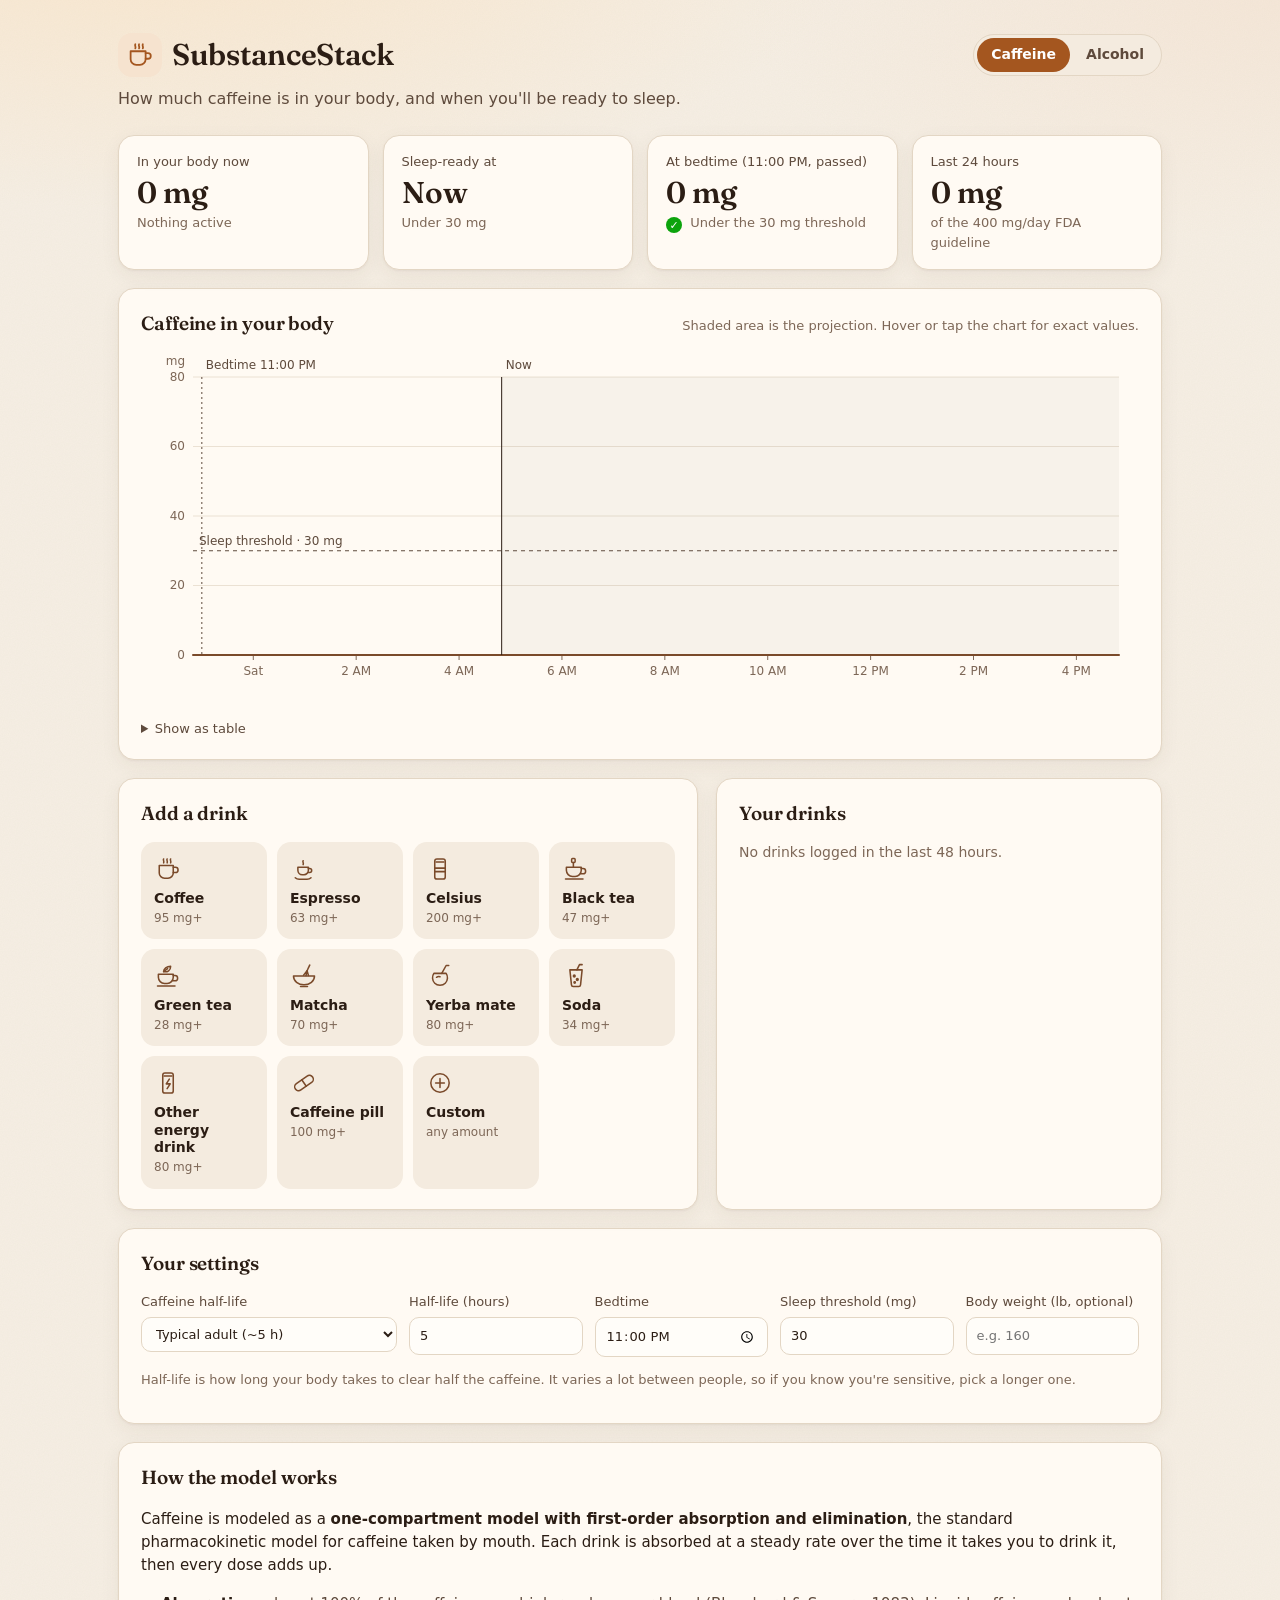
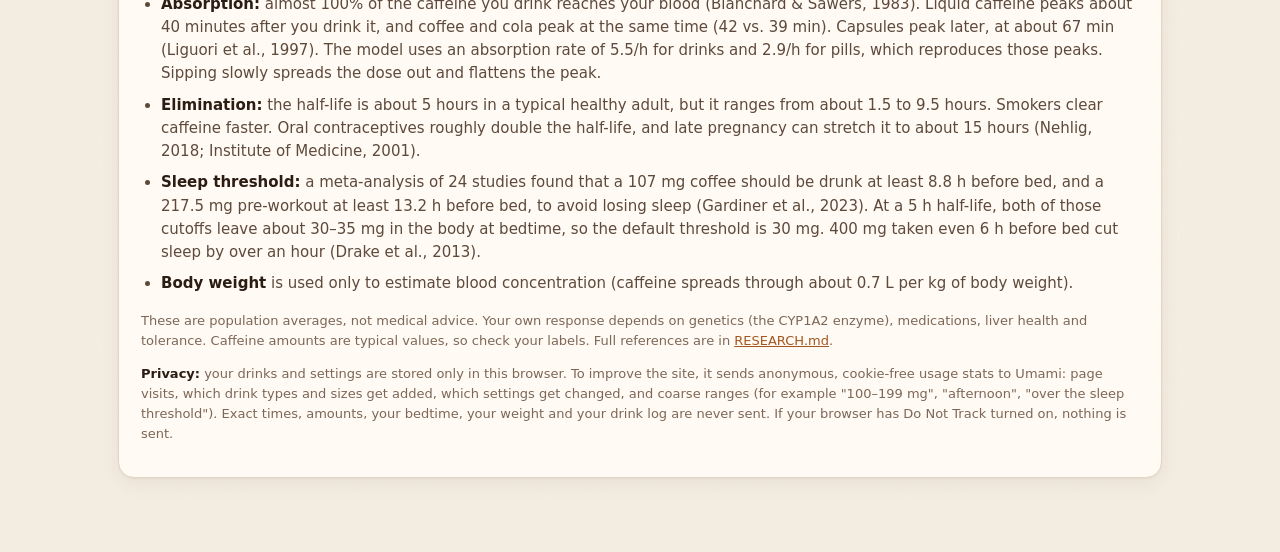
<file: index.html>
<!doctype html>
<html lang="en">
<head>
  <meta charset="utf-8">
  <meta name="viewport" content="width=device-width, initial-scale=1, viewport-fit=cover">
  <title>SubstanceStack · Caffeine tracker</title>
  <meta name="description" content="Track the caffeine in your body over time and see when you'll be ready for sleep.">
  <meta name="color-scheme" content="light">
  <meta name="theme-color" content="#f6efe4">
  <link rel="manifest" href="manifest.webmanifest">
  <link rel="icon" href="icons/icon.svg" type="image/svg+xml">
  <link rel="icon" href="icons/favicon-32.png" sizes="32x32" type="image/png">
  <link rel="apple-touch-icon" href="icons/apple-touch-icon.png">
  <meta name="apple-mobile-web-app-capable" content="yes">
  <meta name="mobile-web-app-capable" content="yes">
  <meta name="apple-mobile-web-app-title" content="SubstanceStack">
  <meta name="apple-mobile-web-app-status-bar-style" content="default">
  <link rel="preconnect" href="https://fonts.googleapis.com">
  <link rel="preconnect" href="https://fonts.gstatic.com" crossorigin>
  <link rel="stylesheet" href="https://fonts.googleapis.com/css2?family=Fraunces:opsz,wght@9..144,500;9..144,600;9..144,700&display=swap">
  <link rel="stylesheet" href="css/styles.css">
</head>
<body>
  <div class="app viz-root">
    <header class="header" data-tab="today">
      <div class="header-row">
        <div class="brand">
          <span class="brand-mark" aria-hidden="true">
            <svg viewBox="0 0 32 32" width="30" height="30" fill="none" stroke="currentColor" stroke-width="1.9" stroke-linecap="round" stroke-linejoin="round"><path d="M6 12h16v8.5a6 6 0 0 1-6 6h-4a6 6 0 0 1-6-6z"/><path d="M22 14h2.5a3 3 0 0 1 0 6H22"/><path d="M11 4.5c-1 1.5 1 2.5 0 4.5M15 4.5c-1 1.5 1 2.5 0 4.5M19 4.5c-1 1.5 1 2.5 0 4.5"/></svg>
          </span>
          <h1>SubstanceStack</h1>
        </div>
        <nav class="mode-switch" aria-label="Tracker">
          <a href="index.html" aria-current="page">Caffeine</a>
          <a href="alcohol.html">Alcohol</a>
        </nav>
      </div>
      <p class="tagline">How much caffeine is in your body, and when you'll be ready to sleep.</p>
    </header>

    <div class="install-banner" id="install-banner" data-tab="today" hidden>
      <span class="install-icon" aria-hidden="true"><img src="icons/icon-192.png" alt="" width="36" height="36"></span>
      <div class="install-text"><strong>Install SubstanceStack</strong><span id="install-how">Add it to your home screen for one-tap logging.</span></div>
      <button type="button" class="btn-primary btn-small" id="install-btn" hidden>Install</button>
      <button type="button" class="btn-icon" id="install-dismiss" aria-label="Dismiss">✕</button>
    </div>

    <section class="stats" aria-label="Summary" data-tab="today">
      <div class="stat">
        <div class="stat-label">In your body now</div>
        <div class="stat-value" id="stat-now">0 mg</div>
        <div class="stat-sub" id="stat-now-sub">&nbsp;</div>
      </div>
      <div class="stat">
        <div class="stat-label">Sleep-ready at</div>
        <div class="stat-value" id="stat-ready">Now</div>
        <div class="stat-sub" id="stat-ready-sub">&nbsp;</div>
      </div>
      <div class="stat">
        <div class="stat-label" id="stat-bed-label">At bedtime</div>
        <div class="stat-value" id="stat-bed">0 mg</div>
        <div class="stat-sub" id="stat-bed-sub">&nbsp;</div>
      </div>
      <div class="stat">
        <div class="stat-label">Last 24 hours</div>
        <div class="stat-value" id="stat-total">0 mg</div>
        <div class="stat-sub" id="stat-total-sub">of 400 mg/day FDA guideline</div>
      </div>
    </section>

    <section class="card chart-card" data-tab="today">
      <div class="card-head">
        <h2>Caffeine in your body</h2>
        <span class="hint">Shaded area is the projection. Hover or tap the chart for exact values.</span>
      </div>
      <div class="chart-wrap">
        <div id="chart" class="chart"></div>
        <div id="tooltip" class="tooltip" role="status" hidden></div>
      </div>
      <details class="table-view">
        <summary>Show as table</summary>
        <div id="table" class="table-scroll"></div>
      </details>
    </section>

    <div class="columns">
      <section class="card add-card" id="add-card" aria-labelledby="add-title">
        <div class="sheet-head">
          <span class="sheet-grabber" aria-hidden="true"></span>
          <h2 id="add-title">Add a drink</h2>
          <button type="button" class="btn-icon sheet-close" id="sheet-close" aria-label="Close">✕</button>
        </div>
        <div class="drink-grid" id="drink-grid" role="group" aria-label="Choose a drink"></div>

        <form id="drink-form" class="drink-form" hidden>
          <div class="form-row">
            <label>Size
              <select id="f-size"></select>
            </label>
            <label>Caffeine (mg)
              <input id="f-mg" type="number" min="1" max="1500" step="1" required>
            </label>
          </div>
          <div class="form-row">
            <label>Started drinking
              <input id="f-time" type="datetime-local" required>
            </label>
            <label>Took me (minutes)
              <input id="f-dur" type="number" min="0" max="240" step="1" required>
            </label>
          </div>
          <div class="form-row form-actions">
            <button type="button" class="btn-secondary" id="f-now">Set to now</button>
            <button type="submit" class="btn-primary" id="f-add">Add drink</button>
          </div>
          <p class="last-call" id="last-call"></p>
        </form>
      </section>

      <section class="card" data-tab="log">
        <div class="card-head">
          <h2>Your drinks</h2>
          <button type="button" class="btn-link" id="clear-log" hidden>Clear all</button>
        </div>
        <ul class="log" id="log"></ul>
        <p class="empty" id="log-empty">No drinks logged in the last 48 hours.</p>
      </section>
    </div>

    <section class="card" data-tab="settings">
      <h2>Your settings</h2>
      <div class="settings">
        <label>Caffeine half-life
          <select id="s-preset"></select>
        </label>
        <label>Half-life (hours)
          <input id="s-half" type="number" min="1.5" max="24" step="0.5">
        </label>
        <label>Bedtime
          <input id="s-bed" type="time">
        </label>
        <label>Sleep threshold (mg)
          <input id="s-thr" type="number" min="5" max="300" step="5">
        </label>
        <label>Body weight (lb, optional)
          <input id="s-weight" type="number" min="60" max="600" step="1" placeholder="e.g. 160">
        </label>
      </div>
      <p class="hint">Half-life is how long your body takes to clear half the caffeine. It varies a lot between people, so if you know you're sensitive, pick a longer one.</p>
    </section>

    <section class="card research" data-tab="settings">
      <h2>How the model works</h2>
      <p>Caffeine is modeled as a <strong>one-compartment model with first-order absorption and elimination</strong>, the standard pharmacokinetic model for caffeine taken by mouth. Each drink is absorbed at a steady rate over the time it takes you to drink it, then every dose adds up.</p>
      <ul>
        <li><strong>Absorption:</strong> almost 100% of the caffeine you drink reaches your blood (Blanchard &amp; Sawers, 1983). Liquid caffeine peaks about 40 minutes after you drink it, and coffee and cola peak at the same time (42 vs. 39 min). Capsules peak later, at about 67 min (Liguori et al., 1997). The model uses an absorption rate of 5.5/h for drinks and 2.9/h for pills, which reproduces those peaks. Sipping slowly spreads the dose out and flattens the peak.</li>
        <li><strong>Elimination:</strong> the half-life is about 5 hours in a typical healthy adult, but it ranges from about 1.5 to 9.5 hours. Smokers clear caffeine faster. Oral contraceptives roughly double the half-life, and late pregnancy can stretch it to about 15 hours (Nehlig, 2018; Institute of Medicine, 2001).</li>
        <li><strong>Sleep threshold:</strong> a meta-analysis of 24 studies found that a 107 mg coffee should be drunk at least 8.8 h before bed, and a 217.5 mg pre-workout at least 13.2 h before bed, to avoid losing sleep (Gardiner et al., 2023). At a 5 h half-life, both of those cutoffs leave about 30–35 mg in the body at bedtime, so the default threshold is 30 mg. 400 mg taken even 6 h before bed cut sleep by over an hour (Drake et al., 2013).</li>
        <li><strong>Body weight</strong> is used only to estimate blood concentration (caffeine spreads through about 0.7 L per kg of body weight).</li>
      </ul>
      <p class="hint">These are population averages, not medical advice. Your own response depends on genetics (the CYP1A2 enzyme), medications, liver health and tolerance. Caffeine amounts are typical values, so check your labels. Full references are in <a href="RESEARCH.md">RESEARCH.md</a>.</p>
      <p class="hint"><strong>Privacy:</strong> your drinks and settings are stored only in this browser. To improve the site, it sends anonymous, cookie-free usage stats to Umami: page visits, which drink types and sizes get added, which settings get changed, and coarse ranges (for example "100–199 mg", "afternoon", "over the sleep threshold"). Exact times, amounts, your bedtime, your weight and your drink log are never sent. If your browser has Do Not Track turned on, nothing is sent.</p>
    </section>
  </div>

  <!-- Phone-only: sheet backdrop, toast, and bottom tab bar -->
  <div class="sheet-backdrop" id="sheet-backdrop" hidden></div>
  <div class="toast" id="toast" role="status" aria-live="polite" hidden></div>
  <button type="button" class="fab" id="tab-add">
    <svg viewBox="0 0 24 24" width="22" height="22" fill="none" stroke="currentColor" stroke-width="2.4" stroke-linecap="round" aria-hidden="true"><path d="M12 5v14M5 12h14"/></svg>
    <span>Add drink</span>
  </button>
  <nav class="tabbar" aria-label="Sections">
    <button type="button" class="tab" data-go="today" aria-current="page">
      <svg viewBox="0 0 24 24" width="24" height="24" fill="none" stroke="currentColor" stroke-width="1.8" stroke-linecap="round" stroke-linejoin="round" aria-hidden="true"><path d="M3 19h18"/><path d="M4 16c2.5-7 4.5-9 6.5-9s3 4 5 4 3-2 4.5-4"/></svg>
      <span>Today</span>
    </button>
    <button type="button" class="tab" data-go="log">
      <svg viewBox="0 0 24 24" width="24" height="24" fill="none" stroke="currentColor" stroke-width="1.8" stroke-linecap="round" stroke-linejoin="round" aria-hidden="true"><path d="M8 6h12M8 12h12M8 18h12"/><circle cx="4" cy="6" r="1"/><circle cx="4" cy="12" r="1"/><circle cx="4" cy="18" r="1"/></svg>
      <span>Drinks</span>
    </button>
    <button type="button" class="tab" data-go="settings">
      <svg viewBox="0 0 24 24" width="24" height="24" fill="none" stroke="currentColor" stroke-width="1.8" stroke-linecap="round" stroke-linejoin="round" aria-hidden="true"><path d="M4 7h10M18 7h2M4 17h4M12 17h8"/><circle cx="16" cy="7" r="2"/><circle cx="10" cy="17" r="2"/></svg>
      <span>Settings</span>
    </button>
  </nav>

  <script src="js/analytics.js"></script>
  <script src="js/drinks.js"></script>
  <script src="js/model.js"></script>
  <script src="js/chart.js"></script>
  <script src="js/icons.js"></script>
  <script src="js/shell.js"></script>
  <script src="js/app.js"></script>
</body>
</html>
</file>
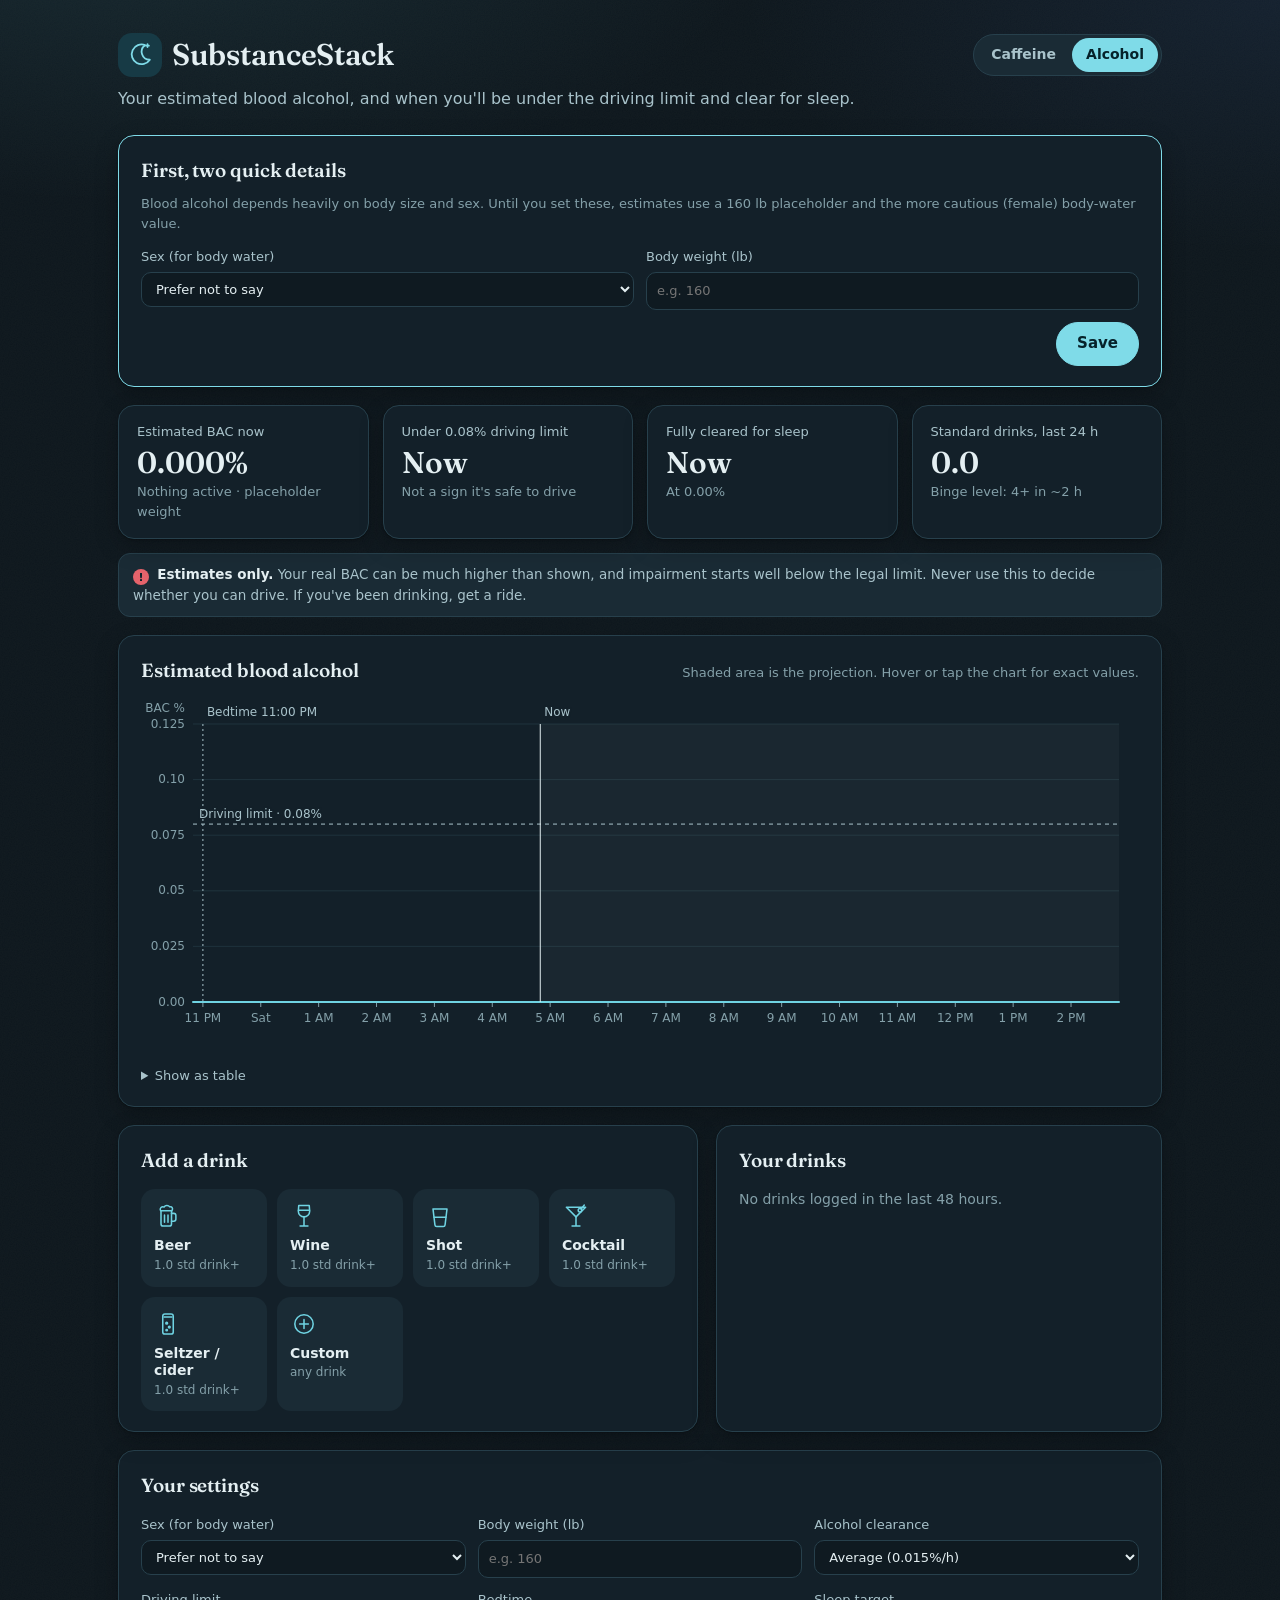
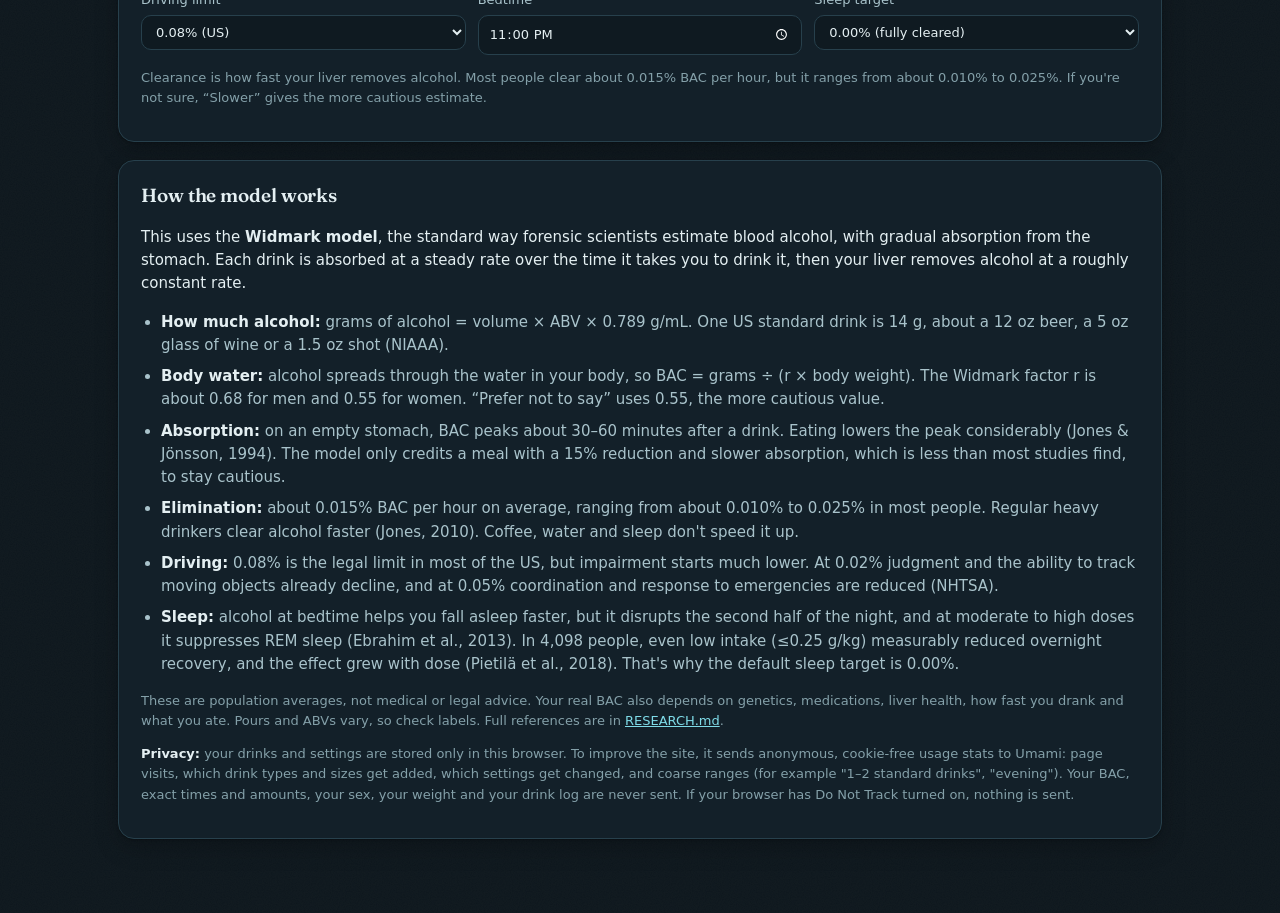
<file: alcohol.html>
<!doctype html>
<html lang="en">
<head>
  <meta charset="utf-8">
  <meta name="viewport" content="width=device-width, initial-scale=1, viewport-fit=cover">
  <title>SubstanceStack · Alcohol tracker</title>
  <meta name="description" content="Estimate your blood alcohol over time and see when you'll be under the driving limit and clear for sleep.">
  <meta name="color-scheme" content="dark">
  <meta name="theme-color" content="#0d161c">
  <link rel="manifest" href="manifest.webmanifest">
  <link rel="icon" href="icons/icon.svg" type="image/svg+xml">
  <link rel="icon" href="icons/favicon-32.png" sizes="32x32" type="image/png">
  <link rel="apple-touch-icon" href="icons/apple-touch-icon.png">
  <meta name="apple-mobile-web-app-capable" content="yes">
  <meta name="mobile-web-app-capable" content="yes">
  <meta name="apple-mobile-web-app-title" content="SubstanceStack">
  <meta name="apple-mobile-web-app-status-bar-style" content="black-translucent">
  <link rel="preconnect" href="https://fonts.googleapis.com">
  <link rel="preconnect" href="https://fonts.gstatic.com" crossorigin>
  <link rel="stylesheet" href="https://fonts.googleapis.com/css2?family=Fraunces:opsz,wght@9..144,500;9..144,600;9..144,700&display=swap">
  <link rel="stylesheet" href="css/styles.css">
</head>
<body class="theme-night">
  <div class="app viz-root">
    <header class="header" data-tab="today">
      <div class="header-row">
        <div class="brand">
          <span class="brand-mark" aria-hidden="true">
            <svg viewBox="0 0 32 32" width="30" height="30" fill="none" stroke="currentColor" stroke-width="1.9" stroke-linecap="round" stroke-linejoin="round"><path d="M21.5 5.5a10.5 10.5 0 1 0 5 15.5A8.5 8.5 0 0 1 21.5 5.5z"/><path d="M24 4.5v3M22.5 6h3"/></svg>
          </span>
          <h1>SubstanceStack</h1>
        </div>
        <nav class="mode-switch" aria-label="Tracker">
          <a href="index.html">Caffeine</a>
          <a href="alcohol.html" aria-current="page">Alcohol</a>
        </nav>
      </div>
      <p class="tagline">Your estimated blood alcohol, and when you'll be under the driving limit and clear for sleep.</p>
    </header>

    <div class="install-banner" id="install-banner" data-tab="today" hidden>
      <span class="install-icon" aria-hidden="true"><img src="icons/icon-192.png" alt="" width="36" height="36"></span>
      <div class="install-text"><strong>Install SubstanceStack</strong><span id="install-how">Add it to your home screen for one-tap logging.</span></div>
      <button type="button" class="btn-primary btn-small" id="install-btn" hidden>Install</button>
      <button type="button" class="btn-icon" id="install-dismiss" aria-label="Dismiss">✕</button>
    </div>

    <section class="card setup-card" id="setup-card" data-tab="today" hidden>
      <h2>First, two quick details</h2>
      <p class="hint">Blood alcohol depends heavily on body size and sex. Until you set these, estimates use a 160 lb placeholder and the more cautious (female) body-water value.</p>
      <div class="form-row">
        <label>Sex (for body water)
          <select id="setup-sex">
            <option value="unspecified">Prefer not to say</option>
            <option value="male">Male</option>
            <option value="female">Female</option>
          </select>
        </label>
        <label>Body weight (lb)
          <input id="setup-weight" type="number" min="60" max="600" step="1" placeholder="e.g. 160" inputmode="numeric">
        </label>
      </div>
      <div class="form-actions"><button type="button" class="btn-primary" id="setup-save">Save</button></div>
    </section>

    <section class="stats" aria-label="Summary" data-tab="today">
      <div class="stat">
        <div class="stat-label">Estimated BAC now</div>
        <div class="stat-value" id="stat-now">0.000%</div>
        <div class="stat-sub" id="stat-now-sub">&nbsp;</div>
      </div>
      <div class="stat">
        <div class="stat-label" id="stat-drive-label">Under 0.08 driving limit</div>
        <div class="stat-value" id="stat-drive">Now</div>
        <div class="stat-sub" id="stat-drive-sub">&nbsp;</div>
      </div>
      <div class="stat">
        <div class="stat-label" id="stat-sleep-label">Clear for sleep</div>
        <div class="stat-value" id="stat-sleep">Now</div>
        <div class="stat-sub" id="stat-sleep-sub">&nbsp;</div>
      </div>
      <div class="stat">
        <div class="stat-label">Standard drinks, last 24 h</div>
        <div class="stat-value" id="stat-total">0</div>
        <div class="stat-sub" id="stat-total-sub">&nbsp;</div>
      </div>
    </section>

    <p class="safety-note" data-tab="today"><span class="status-icon warn" aria-hidden="true">!</span> <strong>Estimates only.</strong> Your real BAC can be much higher than shown, and impairment starts well below the legal limit. Never use this to decide whether you can drive. If you've been drinking, get a ride.</p>

    <section class="card chart-card" data-tab="today">
      <div class="card-head">
        <h2>Estimated blood alcohol</h2>
        <span class="hint">Shaded area is the projection. Hover or tap the chart for exact values.</span>
      </div>
      <div class="chart-wrap">
        <div id="chart" class="chart"></div>
        <div id="tooltip" class="tooltip" role="status" hidden></div>
      </div>
      <details class="table-view">
        <summary>Show as table</summary>
        <div id="table" class="table-scroll"></div>
      </details>
    </section>

    <div class="columns">
      <section class="card add-card" id="add-card" aria-labelledby="add-title">
        <div class="sheet-head">
          <span class="sheet-grabber" aria-hidden="true"></span>
          <h2 id="add-title">Add a drink</h2>
          <button type="button" class="btn-icon sheet-close" id="sheet-close" aria-label="Close">✕</button>
        </div>
        <div class="drink-grid" id="drink-grid" role="group" aria-label="Choose a drink"></div>

        <form id="drink-form" class="drink-form" hidden>
          <div class="form-row">
            <label>Size
              <select id="f-size"></select>
            </label>
            <label>Volume (oz)
              <input id="f-oz" type="number" min="0.1" max="100" step="0.1" required inputmode="decimal">
            </label>
          </div>
          <div class="form-row">
            <label>Strength (% ABV)
              <input id="f-abv" type="number" min="0.1" max="95" step="0.1" required inputmode="decimal">
            </label>
            <label>Took me (minutes)
              <input id="f-dur" type="number" min="0" max="480" step="1" required>
            </label>
          </div>
          <div class="form-row">
            <label>Started drinking
              <input id="f-time" type="datetime-local" required>
            </label>
            <label class="check">
              <input id="f-food" type="checkbox">
              <span>Had a meal with it</span>
            </label>
          </div>
          <p class="drink-summary" id="f-summary"></p>
          <div class="form-row form-actions">
            <button type="button" class="btn-secondary" id="f-now">Set to now</button>
            <button type="submit" class="btn-primary" id="f-add">Add drink</button>
          </div>
          <p class="last-call" id="last-call"></p>
        </form>
      </section>

      <section class="card" data-tab="log">
        <div class="card-head">
          <h2>Your drinks</h2>
          <button type="button" class="btn-link" id="clear-log" hidden>Clear all</button>
        </div>
        <ul class="log" id="log"></ul>
        <p class="empty" id="log-empty">No drinks logged in the last 48 hours.</p>
      </section>
    </div>

    <section class="card" data-tab="settings">
      <h2>Your settings</h2>
      <div class="settings settings-6">
        <label>Sex (for body water)
          <select id="s-sex">
            <option value="unspecified">Prefer not to say</option>
            <option value="male">Male</option>
            <option value="female">Female</option>
          </select>
        </label>
        <label>Body weight (lb)
          <input id="s-weight" type="number" min="60" max="600" step="1" placeholder="e.g. 160">
        </label>
        <label>Alcohol clearance
          <select id="s-elim"></select>
        </label>
        <label>Driving limit
          <select id="s-limit">
            <option value="0.08">0.08% (US)</option>
            <option value="0.05">0.05% (Utah, most of Europe, Australia)</option>
            <option value="0.04">0.04% (US commercial drivers)</option>
            <option value="0.02">0.02% (under 21 in many states)</option>
          </select>
        </label>
        <label>Bedtime
          <input id="s-bed" type="time">
        </label>
        <label>Sleep target
          <select id="s-sleep">
            <option value="0">0.00% (fully cleared)</option>
            <option value="0.02">0.02% (nearly cleared)</option>
          </select>
        </label>
      </div>
      <p class="hint">Clearance is how fast your liver removes alcohol. Most people clear about 0.015% BAC per hour, but it ranges from about 0.010% to 0.025%. If you're not sure, “Slower” gives the more cautious estimate.</p>
    </section>

    <section class="card research" data-tab="settings">
      <h2>How the model works</h2>
      <p>This uses the <strong>Widmark model</strong>, the standard way forensic scientists estimate blood alcohol, with gradual absorption from the stomach. Each drink is absorbed at a steady rate over the time it takes you to drink it, then your liver removes alcohol at a roughly constant rate.</p>
      <ul>
        <li><strong>How much alcohol:</strong> grams of alcohol = volume × ABV × 0.789 g/mL. One US standard drink is 14 g, about a 12 oz beer, a 5 oz glass of wine or a 1.5 oz shot (NIAAA).</li>
        <li><strong>Body water:</strong> alcohol spreads through the water in your body, so BAC = grams ÷ (r × body weight). The Widmark factor r is about 0.68 for men and 0.55 for women. “Prefer not to say” uses 0.55, the more cautious value.</li>
        <li><strong>Absorption:</strong> on an empty stomach, BAC peaks about 30–60 minutes after a drink. Eating lowers the peak considerably (Jones &amp; Jönsson, 1994). The model only credits a meal with a 15% reduction and slower absorption, which is less than most studies find, to stay cautious.</li>
        <li><strong>Elimination:</strong> about 0.015% BAC per hour on average, ranging from about 0.010% to 0.025% in most people. Regular heavy drinkers clear alcohol faster (Jones, 2010). Coffee, water and sleep don't speed it up.</li>
        <li><strong>Driving:</strong> 0.08% is the legal limit in most of the US, but impairment starts much lower. At 0.02% judgment and the ability to track moving objects already decline, and at 0.05% coordination and response to emergencies are reduced (NHTSA).</li>
        <li><strong>Sleep:</strong> alcohol at bedtime helps you fall asleep faster, but it disrupts the second half of the night, and at moderate to high doses it suppresses REM sleep (Ebrahim et al., 2013). In 4,098 people, even low intake (≤0.25 g/kg) measurably reduced overnight recovery, and the effect grew with dose (Pietilä et al., 2018). That's why the default sleep target is 0.00%.</li>
      </ul>
      <p class="hint">These are population averages, not medical or legal advice. Your real BAC also depends on genetics, medications, liver health, how fast you drank and what you ate. Pours and ABVs vary, so check labels. Full references are in <a href="RESEARCH.md">RESEARCH.md</a>.</p>
      <p class="hint"><strong>Privacy:</strong> your drinks and settings are stored only in this browser. To improve the site, it sends anonymous, cookie-free usage stats to Umami: page visits, which drink types and sizes get added, which settings get changed, and coarse ranges (for example "1–2 standard drinks", "evening"). Your BAC, exact times and amounts, your sex, your weight and your drink log are never sent. If your browser has Do Not Track turned on, nothing is sent.</p>
    </section>
  </div>

  <!-- Phone-only: sheet backdrop, toast, and bottom tab bar -->
  <div class="sheet-backdrop" id="sheet-backdrop" hidden></div>
  <div class="toast" id="toast" role="status" aria-live="polite" hidden></div>
  <button type="button" class="fab" id="tab-add">
    <svg viewBox="0 0 24 24" width="22" height="22" fill="none" stroke="currentColor" stroke-width="2.4" stroke-linecap="round" aria-hidden="true"><path d="M12 5v14M5 12h14"/></svg>
    <span>Add drink</span>
  </button>
  <nav class="tabbar" aria-label="Sections">
    <button type="button" class="tab" data-go="today" aria-current="page">
      <svg viewBox="0 0 24 24" width="24" height="24" fill="none" stroke="currentColor" stroke-width="1.8" stroke-linecap="round" stroke-linejoin="round" aria-hidden="true"><path d="M3 19h18"/><path d="M4 16c2.5-7 4.5-9 6.5-9s3 4 5 4 3-2 4.5-4"/></svg>
      <span>Tonight</span>
    </button>
    <button type="button" class="tab" data-go="log">
      <svg viewBox="0 0 24 24" width="24" height="24" fill="none" stroke="currentColor" stroke-width="1.8" stroke-linecap="round" stroke-linejoin="round" aria-hidden="true"><path d="M8 6h12M8 12h12M8 18h12"/><circle cx="4" cy="6" r="1"/><circle cx="4" cy="12" r="1"/><circle cx="4" cy="18" r="1"/></svg>
      <span>Drinks</span>
    </button>
    <button type="button" class="tab" data-go="settings">
      <svg viewBox="0 0 24 24" width="24" height="24" fill="none" stroke="currentColor" stroke-width="1.8" stroke-linecap="round" stroke-linejoin="round" aria-hidden="true"><path d="M4 7h10M18 7h2M4 17h4M12 17h8"/><circle cx="16" cy="7" r="2"/><circle cx="10" cy="17" r="2"/></svg>
      <span>Settings</span>
    </button>
  </nav>

  <script src="js/analytics.js"></script>
  <script src="js/alcohol-drinks.js"></script>
  <script src="js/alcohol-model.js"></script>
  <script src="js/chart.js"></script>
  <script src="js/icons.js"></script>
  <script src="js/shell.js"></script>
  <script src="js/alcohol-app.js"></script>
</body>
</html>
</file>
<file: css/styles.css>
/* "Morning coffee" theme — light only. Contrast checked against --surface-1:
   text 15.7:1, secondary 8.0:1, muted 5.1:1, series line 7.1:1, accent 5.2:1. */
:root {
  color-scheme: light;
  --page:           #f6efe4;   /* steamed milk */
  --surface-1:      #fffaf3;   /* cream card */
  --surface-2:      #f4ebdf;   /* latte foam */
  --border:         #e3d6c4;
  --grid:           #ebe1d3;
  --text-primary:   #2b1d14;   /* espresso */
  --text-secondary: #5e4a3c;
  --text-muted:     #7d6757;
  --series-1:       #7a4a2a;   /* coffee */
  --series-1-wash:  rgba(122, 74, 42, 0.10);
  --future:         rgba(43, 29, 20, 0.035);
  --accent:         #a4561f;   /* caramel */
  --accent-hover:   #8f4917;
  --accent-soft:    #f6e3cf;
  --accent-ink:     #ffffff;
  --good:           #0ca30c;
  --good-text:      #2f6b1f;
  --critical:       #d03b3b;
  --shadow:         0 1px 2px rgba(74, 48, 28, 0.05), 0 6px 20px rgba(74, 48, 28, 0.06);
  --radius:         16px;
  --font-display:   "Fraunces", Georgia, "Times New Roman", serif;
  --font-body:      system-ui, -apple-system, "Segoe UI", Roboto, sans-serif;
}

* { box-sizing: border-box; }
html, body { margin: 0; }
body {
  color: var(--text-primary);
  font: 15px/1.55 var(--font-body);
  background-color: var(--page);
  /* morning-light glow + faint paper grain */
  background-image:
    radial-gradient(1200px 500px at 12% -10%, rgba(255, 214, 160, 0.35), transparent 60%),
    radial-gradient(900px 400px at 100% 0%, rgba(240, 200, 170, 0.20), transparent 60%),
    url("data:image/svg+xml;utf8,<svg xmlns='http://www.w3.org/2000/svg' width='180' height='180'><filter id='n'><feTurbulence type='fractalNoise' baseFrequency='.85' numOctaves='2' stitchTiles='stitch'/><feColorMatrix values='0 0 0 0 0.35 0 0 0 0 0.24 0 0 0 0 0.15 0 0 0 0.05 0'/></filter><rect width='100%25' height='100%25' filter='url(%23n)'/></svg>");
  background-attachment: fixed, fixed, scroll;
  min-height: 100vh;
}
.app { max-width: 1080px; margin: 0 auto; padding: 32px 18px 56px; }

/* Header */
.brand { display: flex; align-items: center; gap: 10px; }
.brand-mark {
  display: grid; place-items: center; width: 44px; height: 44px; border-radius: 14px;
  background: var(--accent-soft); color: var(--accent);
}
h1 { font-family: var(--font-display); font-weight: 600; font-size: 30px; margin: 0; letter-spacing: -0.01em; }
h2 { font-family: var(--font-display); font-weight: 600; font-size: 19px; margin: 0 0 14px; letter-spacing: -0.005em; }
.tagline { margin: 8px 0 24px; color: var(--text-secondary); font-size: 16px; }
.hint { color: var(--text-muted); font-size: 13px; }
a { color: var(--accent); }

.card {
  background: var(--surface-1);
  border: 1px solid var(--border);
  border-radius: var(--radius);
  box-shadow: var(--shadow);
  padding: 20px 22px;
  margin-bottom: 18px;
}
.card-head { display: flex; justify-content: space-between; align-items: baseline; gap: 12px; flex-wrap: wrap; margin-bottom: 10px; }
.card-head h2 { margin: 0; }

/* Stat tiles */
.stats { display: grid; grid-template-columns: repeat(4, 1fr); gap: 14px; margin-bottom: 18px; }
.stat {
  background: var(--surface-1); border: 1px solid var(--border); border-radius: var(--radius);
  box-shadow: var(--shadow); padding: 16px 18px;
}
.stat-label { color: var(--text-secondary); font-size: 13px; }
.stat-value {
  font-family: var(--font-display); font-weight: 600; font-size: 30px; line-height: 1.15;
  font-variant-numeric: lining-nums tabular-nums; margin: 4px 0 2px;
}
.stat-sub { color: var(--text-muted); font-size: 13px; }

.status-icon {
  display: inline-grid; place-items: center;
  width: 16px; height: 16px; border-radius: 50%;
  font-size: 11px; font-weight: 700; color: #fff; margin-right: 4px; vertical-align: -2px;
}
.status-icon.ok { background: var(--good); }
.status-icon.warn { background: var(--critical); }

/* Chart */
.chart-wrap { position: relative; }
.chart { width: 100%; }
.chart-svg { display: block; width: 100%; height: auto; touch-action: pan-y; }
.chart-svg .grid line { stroke: var(--grid); stroke-width: 1; }
.chart-svg .baseline { stroke: var(--text-muted); stroke-width: 1; }
.chart-svg .tick { stroke: var(--text-muted); stroke-width: 1; }
.chart-svg .axis-label { fill: var(--text-muted); font-size: 12px; font-variant-numeric: tabular-nums; }
.chart-svg .ref-label,
.chart-svg .ready-label { paint-order: stroke; stroke: var(--surface-1); stroke-width: 4px; stroke-linejoin: round; }
.chart-svg .ref-label { fill: var(--text-secondary); font-size: 12px; }
.chart-svg .future { fill: var(--future); }
.chart-svg .area { fill: var(--series-1-wash); }
.chart-svg .line { fill: none; stroke: var(--series-1); stroke-width: 2; stroke-linejoin: round; stroke-linecap: round; }
.chart-svg .threshold { stroke: var(--text-secondary); stroke-width: 1; stroke-dasharray: 4 4; }
.chart-svg .now-line { stroke: var(--text-primary); stroke-width: 1; }
.chart-svg .bed-line { stroke: var(--text-secondary); stroke-width: 1; stroke-dasharray: 2 3; }
.chart-svg .ready-dot { fill: var(--good); stroke: var(--surface-1); stroke-width: 2; }
.chart-svg .ready-label { fill: var(--good-text); font-size: 12px; font-weight: 600; }
.chart-svg .intake-dot { fill: var(--series-1); stroke: var(--surface-1); stroke-width: 2; }
.chart-svg .crosshair { stroke: var(--text-muted); stroke-width: 1; }
.chart-svg .hover-dot { fill: var(--series-1); stroke: var(--surface-1); stroke-width: 2; }
.chart-svg .hit { fill: transparent; cursor: crosshair; }

.tooltip {
  position: absolute; pointer-events: none; z-index: 2;
  background: var(--surface-1); border: 1px solid var(--border); border-radius: 10px;
  padding: 8px 11px; font-size: 13px; box-shadow: 0 6px 18px rgba(74, 48, 28, 0.14);
  white-space: nowrap;
}
.tt-time { color: var(--text-secondary); }
.tt-value { font-weight: 650; font-size: 15px; font-variant-numeric: tabular-nums; }
.tt-sub { color: var(--text-muted); }
.key-line { display: inline-block; width: 12px; height: 2px; background: var(--series-1); margin-right: 6px; vertical-align: middle; }

.table-view { margin-top: 10px; }
.table-view summary { cursor: pointer; color: var(--text-secondary); font-size: 13px; }
.table-scroll { max-height: 260px; overflow: auto; margin-top: 8px; }
table { border-collapse: collapse; width: 100%; font-size: 13px; font-variant-numeric: tabular-nums; }
th, td { text-align: left; padding: 5px 8px; border-bottom: 1px solid var(--grid); }
th { color: var(--text-secondary); font-weight: 600; position: sticky; top: 0; background: var(--surface-1); }

/* Layout */
.columns { display: grid; grid-template-columns: 1.3fr 1fr; gap: 18px; }

/* Drink picker */
.drink-grid { display: grid; grid-template-columns: repeat(auto-fill, minmax(112px, 1fr)); gap: 10px; }
.drink-btn {
  display: flex; flex-direction: column; align-items: flex-start; gap: 1px;
  padding: 12px 12px 11px; border-radius: 14px; cursor: pointer; text-align: left;
  background: var(--surface-2); border: 1px solid transparent; color: var(--text-primary);
  font: inherit; transition: background-color .15s, border-color .15s, transform .15s;
}
.drink-btn:hover { background: var(--accent-soft); transform: translateY(-1px); }
.drink-btn[aria-pressed="true"] { background: var(--accent-soft); border-color: var(--accent); }
.drink-icon { color: var(--series-1); margin-bottom: 6px; line-height: 0; }
.drink-btn[aria-pressed="true"] .drink-icon { color: var(--accent); }
.drink-name { font-weight: 600; font-size: 14px; line-height: 1.25; }
.drink-mg { color: var(--text-muted); font-size: 12px; }

.drink-form { margin-top: 18px; padding-top: 18px; border-top: 1px dashed var(--border); }
.form-row { display: grid; grid-template-columns: 1fr 1fr; gap: 12px; margin-bottom: 12px; }
.form-actions { display: flex; justify-content: flex-end; gap: 8px; }
label { display: flex; flex-direction: column; gap: 5px; font-size: 13px; color: var(--text-secondary); }
input, select {
  font: inherit; color: var(--text-primary); background: #fffdf9;
  border: 1px solid var(--border); border-radius: 10px; padding: 8px 10px; min-width: 0;
}
input:focus-visible, select:focus-visible, button:focus-visible { outline: 2px solid var(--accent); outline-offset: 2px; }

.btn-primary, .btn-secondary {
  font: inherit; font-weight: 600; border-radius: 999px; padding: 9px 20px; cursor: pointer;
  transition: background-color .15s, border-color .15s;
}
.btn-primary { background: var(--accent); color: var(--accent-ink); border: 1px solid var(--accent); }
.btn-primary:hover { background: var(--accent-hover); border-color: var(--accent-hover); }
.btn-secondary { background: transparent; color: var(--text-primary); border: 1px solid var(--border); }
.btn-secondary:hover { background: var(--surface-2); }
.btn-link { background: none; border: none; color: var(--text-muted); cursor: pointer; font: inherit; font-size: 13px; text-decoration: underline; }
.btn-icon { background: none; border: none; color: var(--text-muted); cursor: pointer; font-size: 14px; padding: 4px 7px; border-radius: 8px; }
.btn-icon:hover { color: var(--text-primary); background: var(--surface-2); }

.last-call { margin: 6px 0 0; font-size: 14px; color: var(--text-secondary); }
.last-call:empty { display: none; }

/* Log */
.log { list-style: none; margin: 0; padding: 0; }
.log li { display: flex; justify-content: space-between; align-items: center; gap: 8px; padding: 10px 0; border-bottom: 1px dashed var(--border); }
.log li:last-child { border-bottom: none; }
.log-name { font-weight: 550; }
.log-meta { color: var(--text-muted); font-size: 13px; }
.log-right { display: flex; align-items: center; gap: 6px; }
.log-mg { font-variant-numeric: tabular-nums; font-weight: 600; }
.empty { color: var(--text-muted); font-size: 14px; }

/* Settings */
.settings { display: grid; grid-template-columns: repeat(5, 1fr); gap: 12px; }

.research ul { padding-left: 20px; }
.research li { margin-bottom: 8px; color: var(--text-secondary); }
.research li strong, .research p strong { color: var(--text-primary); }

@media (max-width: 860px) {
  .stats { grid-template-columns: repeat(2, 1fr); }
  .columns { grid-template-columns: 1fr; }
  .settings { grid-template-columns: repeat(2, 1fr); }
}
@media (max-width: 420px) {
  .app { padding-top: 22px; }
  .form-row { grid-template-columns: 1fr; }
  .stat-value { font-size: 24px; }
  .card { padding: 18px; }
}

/* =====================================================================
   Phone app layout (≤ 640px): bottom tabs, floating "Add drink" button,
   slide-up sheet for adding drinks. Desktop never sees these pieces.
   ===================================================================== */
.tabbar, .fab, .sheet-backdrop, .toast, .install-banner, .sheet-grabber, .sheet-close { display: none; }
.sheet-head h2 { margin: 0 0 14px; }
.btn-small { padding: 6px 14px; font-size: 14px; }

@media (max-width: 640px) {
  :root { --tabbar-h: 62px; --safe-b: env(safe-area-inset-bottom, 0px); }
  body { padding-bottom: calc(var(--tabbar-h) + var(--safe-b) + 84px); }
  body.sheet-open { overflow: hidden; }
  .app { padding: calc(14px + env(safe-area-inset-top, 0px)) 14px 0; }

  /* Only the active tab's sections are shown */
  body[data-active="today"] [data-tab]:not([data-tab="today"]),
  body[data-active="log"] [data-tab]:not([data-tab="log"]),
  body[data-active="settings"] [data-tab]:not([data-tab="settings"]) { display: none !important; }

  /* Compact header */
  .brand-mark { width: 36px; height: 36px; border-radius: 11px; }
  .brand-mark svg { width: 24px; height: 24px; }
  h1 { font-size: 23px; }
  .tagline { display: none; }
  .header { margin-bottom: 14px; }
  .card { padding: 16px; border-radius: 18px; margin-bottom: 14px; }
  .card-head .hint { display: none; }

  .stats { gap: 10px; margin-bottom: 14px; }
  .stat { padding: 12px 14px; border-radius: 16px; }
  .stat-value { font-size: 24px; }
  .stat-sub, .stat-label { font-size: 12px; }

  .columns { display: block; }
  .settings { grid-template-columns: 1fr 1fr; }

  /* Bottom tab bar */
  .tabbar {
    display: grid; grid-template-columns: repeat(3, 1fr);
    position: fixed; left: 0; right: 0; bottom: 0; z-index: 20;
    height: calc(var(--tabbar-h) + var(--safe-b)); padding-bottom: var(--safe-b);
    background: rgba(255, 250, 243, 0.94); backdrop-filter: blur(10px); -webkit-backdrop-filter: blur(10px);
    border-top: 1px solid var(--border);
  }
  .tab {
    display: flex; flex-direction: column; align-items: center; justify-content: center; gap: 3px;
    background: none; border: none; font: inherit; font-size: 11.5px; font-weight: 600;
    color: var(--text-muted); cursor: pointer; -webkit-tap-highlight-color: transparent;
  }
  .tab[aria-current="page"] { color: var(--accent); }

  /* Floating add button */
  .fab {
    display: inline-flex; align-items: center; gap: 6px;
    position: fixed; right: 16px; bottom: calc(var(--tabbar-h) + var(--safe-b) + 14px); z-index: 25;
    background: var(--accent); color: var(--accent-ink); border: none; border-radius: 999px;
    padding: 13px 20px 13px 16px; font: inherit; font-weight: 700; font-size: 15px; cursor: pointer;
    box-shadow: 0 6px 18px rgba(164, 86, 31, 0.35), 0 2px 4px rgba(74, 48, 28, 0.15);
    -webkit-tap-highlight-color: transparent;
  }
  .fab:active { transform: scale(0.97); }
  body[data-active="settings"] .fab { display: none; }

  /* Add-drink card becomes a slide-up sheet */
  .add-card {
    position: fixed; left: 0; right: 0; bottom: 0; z-index: 40; margin: 0;
    max-height: 90vh; max-height: 90dvh; overflow-y: auto; overscroll-behavior: contain;
    border-radius: 22px 22px 0 0; border-bottom: none;
    padding: 8px 16px calc(18px + var(--safe-b));
    box-shadow: 0 -10px 40px rgba(74, 48, 28, 0.18);
    transform: translateY(105%); visibility: hidden;
    transition: transform .28s cubic-bezier(.2, .8, .2, 1), visibility 0s linear .28s;
  }
  .add-card.open { transform: none; visibility: visible; transition: transform .28s cubic-bezier(.2, .8, .2, 1), visibility 0s; }
  .sheet-head { position: sticky; top: -8px; z-index: 1; background: var(--surface-1); display: flex; align-items: center; padding: 10px 0 8px; margin-bottom: 6px; }
  .sheet-head h2 { margin: 0; flex: 1; }
  .sheet-grabber { display: block; position: absolute; top: 2px; left: 50%; transform: translateX(-50%); width: 40px; height: 4px; border-radius: 2px; background: var(--border); }
  .sheet-close { display: inline-block; font-size: 16px; }
  .sheet-backdrop { display: block; position: fixed; inset: 0; z-index: 30; background: rgba(43, 29, 20, 0.35); }
  .sheet-backdrop[hidden] { display: none; }
  .drink-grid { grid-template-columns: repeat(3, 1fr); gap: 8px; }
  .drink-btn { padding: 8px 10px 9px; border-radius: 12px; }
  .drink-icon { margin-bottom: 2px; }
  .drink-icon svg { width: 22px; height: 22px; }
  .drink-name { font-size: 13px; }
  .drink-mg { font-size: 11.5px; }
  .drink-form { margin-top: 14px; padding-top: 14px; scroll-margin-top: 64px; }

  /* Bigger touch targets in forms */
  input, select { padding: 11px 12px; font-size: 16px; /* 16px stops iOS zooming on focus */ }
  .form-actions .btn-primary { flex: 1; }
  .btn-primary, .btn-secondary { padding: 12px 18px; }

  /* Toast */
  .toast {
    display: block; position: fixed; left: 50%; transform: translateX(-50%);
    bottom: calc(var(--tabbar-h) + var(--safe-b) + 78px); z-index: 50;
    background: var(--text-primary); color: var(--surface-1); border-radius: 999px;
    padding: 10px 18px; font-size: 14px; font-weight: 600; box-shadow: 0 6px 18px rgba(0, 0, 0, 0.2);
    white-space: nowrap;
  }
  .toast[hidden] { display: none; }

  /* Install banner */
  .install-banner {
    display: flex; align-items: center; gap: 10px;
    background: var(--accent-soft); border: 1px solid #ecd2b8; border-radius: 16px;
    padding: 10px 8px 10px 10px; margin-bottom: 14px;
  }
  .install-banner[hidden] { display: none; }
  .install-icon img { display: block; border-radius: 9px; }
  .install-text { flex: 1; display: flex; flex-direction: column; font-size: 13px; color: var(--text-secondary); line-height: 1.35; }
  .install-text strong { color: var(--text-primary); font-size: 14px; }
}

/* =====================================================================
   Shared extras: tracker switch, setup card, safety note, checkbox row
   ===================================================================== */
.header-row { display: flex; align-items: center; justify-content: space-between; gap: 12px; flex-wrap: wrap; }
.mode-switch {
  display: inline-flex; padding: 3px; gap: 2px; border-radius: 999px;
  background: var(--surface-2); border: 1px solid var(--border);
}
.mode-switch a {
  padding: 6px 14px; border-radius: 999px; font-size: 14px; font-weight: 600;
  color: var(--text-secondary); text-decoration: none; transition: background-color .15s, color .15s;
}
.mode-switch a:hover { color: var(--text-primary); }
.mode-switch a[aria-current="page"] { background: var(--accent); color: var(--accent-ink); }

.setup-card { border-color: var(--accent); }
.setup-card .hint { margin-top: -6px; }
.safety-note {
  margin: -4px 0 18px; padding: 10px 14px; border-radius: 12px; font-size: 13.5px;
  color: var(--text-secondary); background: var(--surface-2); border: 1px solid var(--border);
}
.safety-note strong { color: var(--text-primary); }
label.check { flex-direction: row; align-items: center; gap: 8px; align-self: end; padding-bottom: 10px; cursor: pointer; }
label.check input { width: 18px; height: 18px; accent-color: var(--accent); }
.drink-summary { margin: -2px 0 12px; font-size: 13.5px; color: var(--text-secondary); font-variant-numeric: tabular-nums; }
.drink-summary:empty { display: none; }
.settings.settings-6 { grid-template-columns: repeat(3, 1fr); }
.chart-svg .drive-dot { fill: var(--surface-1); stroke: var(--accent); stroke-width: 2.5; }
.chart-svg .drive-label { fill: var(--accent); font-size: 12px; font-weight: 600; paint-order: stroke; stroke: var(--surface-1); stroke-width: 4px; stroke-linejoin: round; }

@media (max-width: 640px) {
  .mode-switch a { padding: 5px 11px; font-size: 13px; }
  .settings.settings-6 { grid-template-columns: 1fr 1fr; }
  .safety-note { margin: -2px 0 14px; font-size: 12.5px; }
  label.check { padding-bottom: 12px; }
}

/* =====================================================================
   "Night" theme (alcohol page): deep navy with soft cyan.
   Contrast against --surface-1: text 14.2:1, secondary 9.0:1, muted 6.0:1,
   series line 9.6:1, accent 10.4:1, good 6.9:1, critical 5.0:1.
   ===================================================================== */
body.theme-night {
  color-scheme: dark;
  --page:           #0d161c;
  --surface-1:      #132029;
  --surface-2:      #1a2b35;
  --border:         #27404c;
  --grid:           #1e323c;
  --text-primary:   #e4eff2;
  --text-secondary: #a9c3cb;
  --text-muted:     #84a0a9;
  --series-1:       #6fd3e2;   /* soft cyan */
  --series-1-wash:  rgba(111, 211, 226, 0.13);
  --future:         rgba(255, 255, 255, 0.03);
  --accent:         #7fdbe8;
  --accent-hover:   #a2e7f0;
  --accent-soft:    #173a45;
  --accent-ink:     #06222a;
  --good:           #3dbd7d;
  --good-text:      #7ddaa8;
  --critical:       #e5636b;
  --shadow:         0 1px 2px rgba(0, 0, 0, 0.25), 0 8px 24px rgba(0, 0, 0, 0.22);
  background-image:
    radial-gradient(1100px 520px at 10% -12%, rgba(111, 211, 226, 0.10), transparent 60%),
    radial-gradient(900px 420px at 100% 0%, rgba(80, 120, 200, 0.10), transparent 60%),
    url("data:image/svg+xml;utf8,<svg xmlns='http://www.w3.org/2000/svg' width='180' height='180'><filter id='n'><feTurbulence type='fractalNoise' baseFrequency='.85' numOctaves='2' stitchTiles='stitch'/><feColorMatrix values='0 0 0 0 0.8 0 0 0 0 0.9 0 0 0 0 1 0 0 0 0.03 0'/></filter><rect width='100%25' height='100%25' filter='url(%23n)'/></svg>");
}
.theme-night input, .theme-night select { background: #0f1a21; }
.theme-night .status-icon { color: #06222a; }
.theme-night .tooltip { box-shadow: 0 8px 24px rgba(0, 0, 0, 0.4); }
.theme-night .brand-mark { background: var(--accent-soft); color: var(--accent); }
@media (max-width: 640px) {
  .theme-night .tabbar { background: rgba(19, 32, 41, 0.94); }
  .theme-night .fab { box-shadow: 0 6px 18px rgba(127, 219, 232, 0.25), 0 2px 4px rgba(0, 0, 0, 0.4); }
  .theme-night .add-card { box-shadow: 0 -10px 40px rgba(0, 0, 0, 0.5); }
  .theme-night .sheet-backdrop { background: rgba(0, 0, 0, 0.55); }
  .theme-night .install-banner { border-color: var(--border); }
}
</file>
